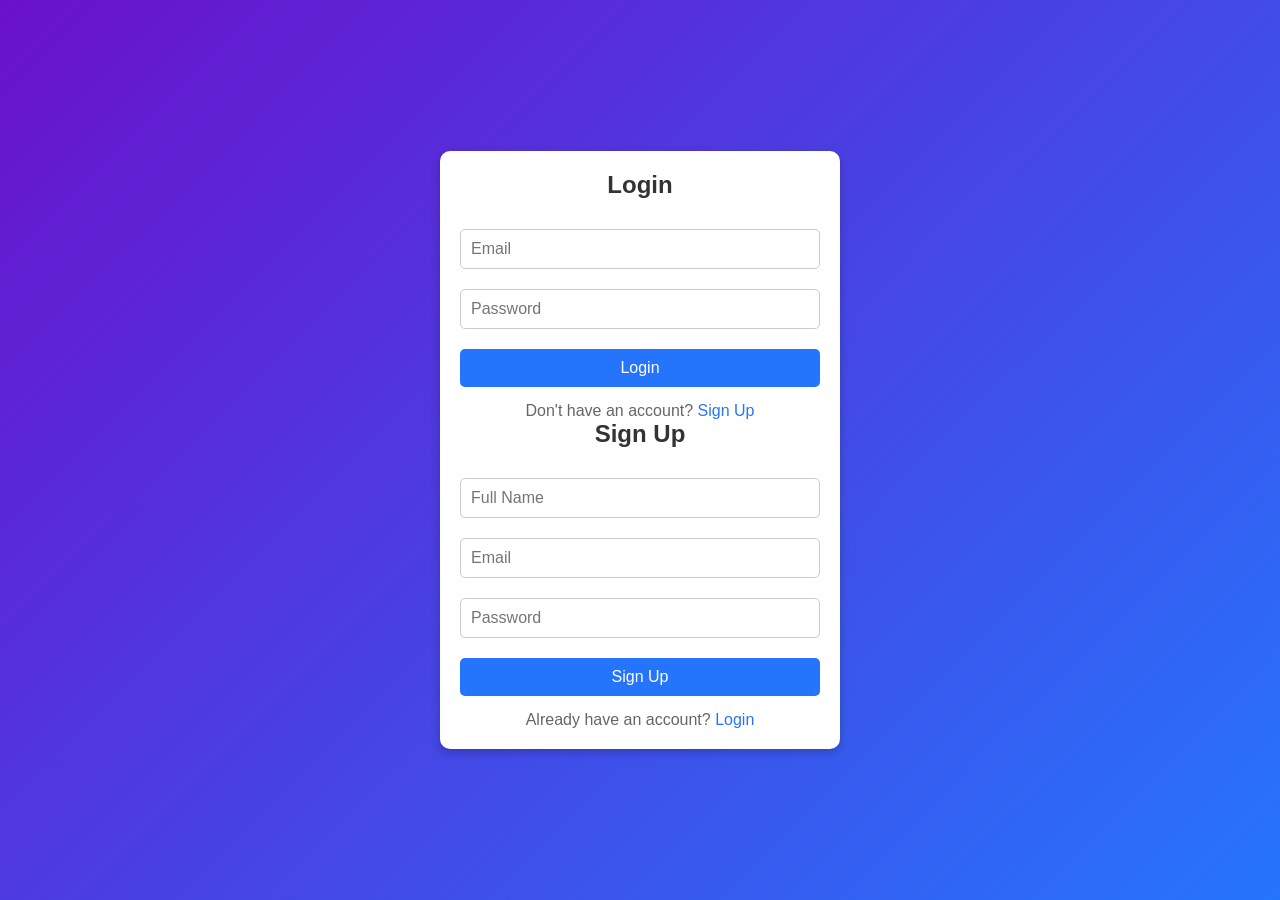
<file: index.html>
<!DOCTYPE html>
<html lang="en">
  <head>
    <meta charset="UTF-8" />
    <meta name="viewport" content="width=device-width, initial-scale=1.0" />
    <title>Login & Signup Page</title>
    <link rel="stylesheet" href="style.css" />
  </head>
  <body>
    <div class="container">
      <!-- Login Form -->
      <div class="form-container" id="login-form">
        <h2>Login</h2>
        <form>
          <input type="email" placeholder="Email" required />
          <input type="password" placeholder="Password" required />
          <button type="submit">Login</button>
        </form>
        <p>
          Don't have an account? <a href="#" onclick="toggleForm()">Sign Up</a>
        </p>
      </div>

      <!-- Signup Form -->
      <div class="form-container" id="signup-form">
        <h2>Sign Up</h2>
        <form>
          <input type="text" placeholder="Full Name" required />
          <input type="email" placeholder="Email" required />
          <input type="password" placeholder="Password" required />
          <button type="submit">Sign Up</button>
        </form>
        <p>
          Already have an account? <a href="#" onclick="toggleForm()">Login</a>
        </p>
      </div>
    </div>

    <script>
      function toggleForm() {
        const loginForm = document.getElementById("login-form");
        const signupForm = document.getElementById("signup-form");
        loginForm.classList.toggle("hidden");
        signupForm.classList.toggle("hidden");
      }
    </script>
  </body>
</html>
</file>
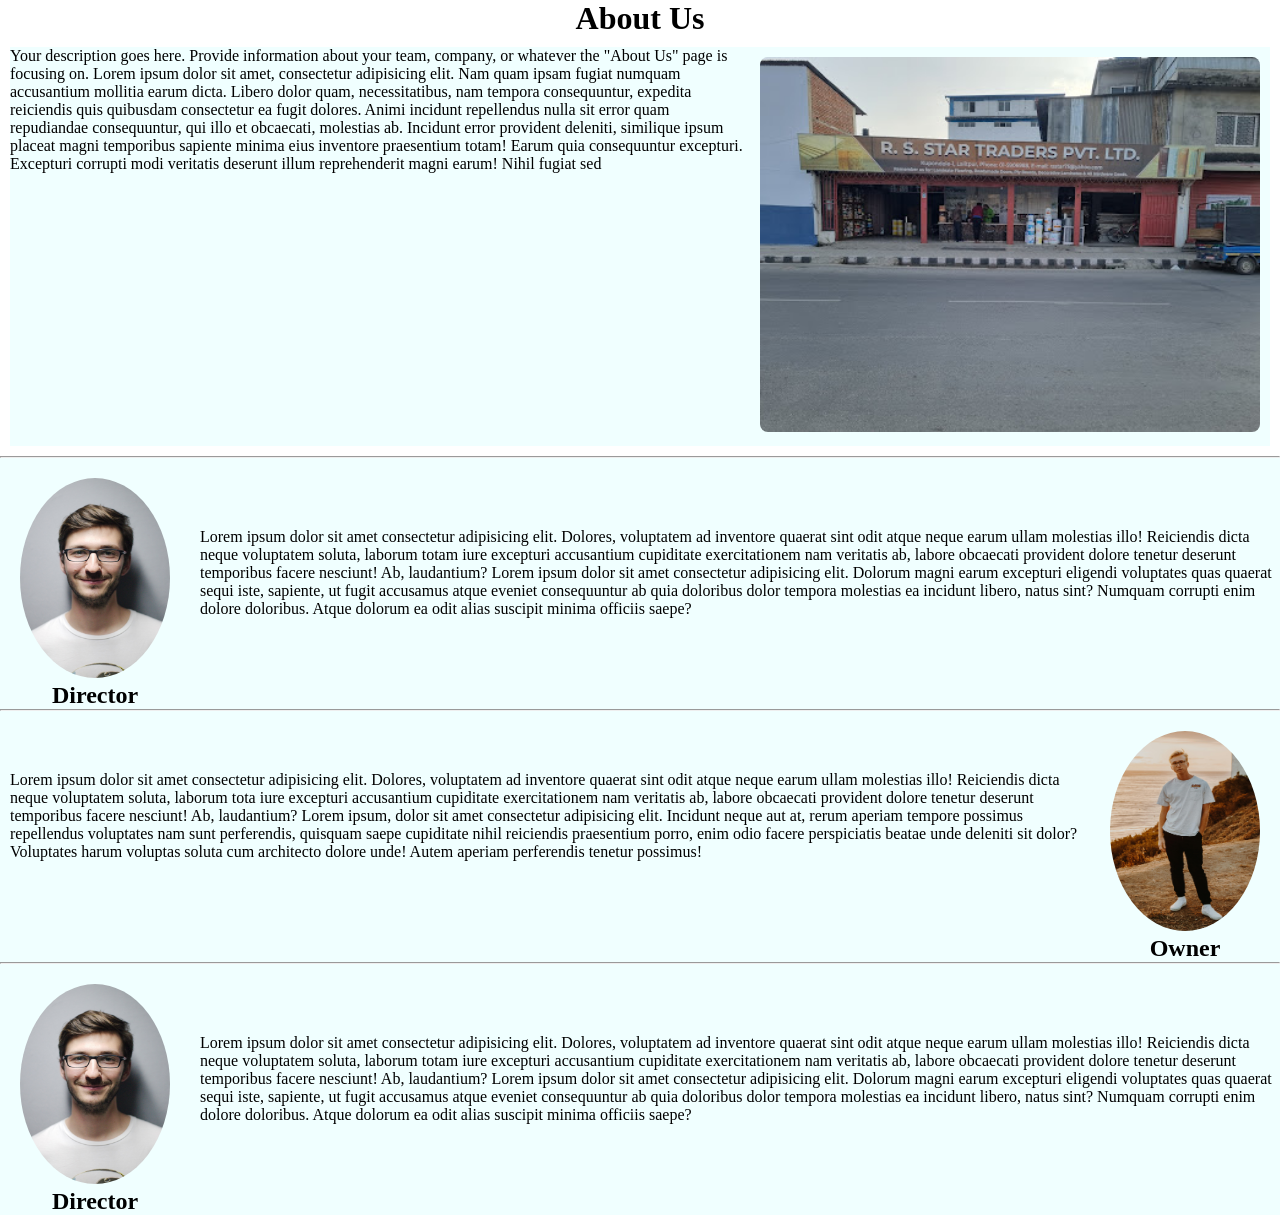
<file: ABOUT/about_us.html>
<!DOCTYPE html>
<html lang="en">

<head>
    <meta charset="UTF-8">
    <meta name="viewport" content="width=device-width, initial-scale=1.0">
    <title>About Us</title>
    <link rel="stylesheet" href="style.css">
</head>

<body>
    <h1 class="heading">
        About Us
    </h1>

    <div class="container">
        <div class="description_container">
            <span class="description_container">
                Your description goes here. Provide information about your team, company, or whatever the "About Us"
                page is focusing on.
                Lorem ipsum dolor sit amet, consectetur adipisicing elit. Nam quam ipsam fugiat numquam accusantium
                mollitia earum dicta. Libero dolor quam, necessitatibus, nam tempora consequuntur, expedita reiciendis
                quis quibusdam consectetur ea fugit dolores. Animi incidunt repellendus nulla sit error quam repudiandae
                consequuntur, qui illo et obcaecati, molestias ab. Incidunt error provident deleniti, similique ipsum
                placeat magni temporibus sapiente minima eius inventore praesentium totam! Earum quia consequuntur
                excepturi. Excepturi corrupti modi veritatis deserunt illum reprehenderit magni earum! Nihil fugiat
                sed
            </span>
        </div>
        <div class="image-container">
            <img src="RS Star Trader.jpg" alt="About Us Image">
        </div>
    </div>
    <hr>
    <div class="reviews">
        <div class=" image_reviews">
            <img class="image" src="pexels-pixabay-220453.jpg" alt="director">
            <h2>Director</h2>
        </div>
        <div class="director_reviews">
            <span>
                Lorem ipsum dolor sit amet consectetur adipisicing elit. Dolores, voluptatem ad inventore quaerat sint
                odit atque neque earum ullam molestias illo! Reiciendis dicta neque voluptatem soluta, laborum totam
                iure excepturi accusantium cupiditate exercitationem nam veritatis ab, labore obcaecati provident
                dolore tenetur deserunt temporibus facere nesciunt! Ab, laudantium? Lorem ipsum dolor sit amet
                consectetur adipisicing elit. Dolorum magni earum excepturi eligendi voluptates quas quaerat sequi iste,
                sapiente, ut fugit accusamus atque eveniet consequuntur ab quia doloribus dolor tempora molestias ea
                incidunt libero, natus sint? Numquam corrupti enim dolore doloribus. Atque dolorum ea odit alias
                suscipit minima officiis saepe?
            </span>
        </div>
    </div>
    <hr>

    <div class="reviews1">
        <div class="director_reviews1">
            <p>
                Lorem ipsum dolor sit amet consectetur adipisicing elit. Dolores, voluptatem ad inventore quaerat sint
                odit atque neque earum ullam molestias illo! Reiciendis dicta neque voluptatem soluta, laborum tota
                iure excepturi accusantium cupiditate exercitationem nam veritatis ab, labore obcaecati provident
                dolore tenetur deserunt temporibus facere nesciunt! Ab, laudantium? Lorem ipsum, dolor sit amet
                consectetur adipisicing elit. Incidunt neque aut at, rerum aperiam tempore possimus repellendus
                voluptates nam sunt perferendis, quisquam saepe cupiditate nihil reiciendis praesentium porro, enim odio
                facere perspiciatis beatae unde deleniti sit dolor? Voluptates harum voluptas soluta cum architecto
                dolore unde! Autem aperiam perferendis tenetur possimus!
            </p>
        </div>
        <div class=" image_reviews1">
            <img class="image1" src="pexels-juan-gomez-3002473.jpg" alt="director">
            <h2>Owner</h2>

        </div>

    </div>
    <hr>
    <div class="reviews">
        <div class=" image_reviews">
            <img class="image" src="pexels-pixabay-220453.jpg" alt="director">
            <h2>Director</h2>
        </div>
        <div class="director_reviews">
            <span>
                Lorem ipsum dolor sit amet consectetur adipisicing elit. Dolores, voluptatem ad inventore quaerat sint
                odit atque neque earum ullam molestias illo! Reiciendis dicta neque voluptatem soluta, laborum totam
                iure excepturi accusantium cupiditate exercitationem nam veritatis ab, labore obcaecati provident
                dolore tenetur deserunt temporibus facere nesciunt! Ab, laudantium? Lorem ipsum dolor sit amet
                consectetur adipisicing elit. Dolorum magni earum excepturi eligendi voluptates quas quaerat sequi iste,
                sapiente, ut fugit accusamus atque eveniet consequuntur ab quia doloribus dolor tempora molestias ea
                incidunt libero, natus sint? Numquam corrupti enim dolore doloribus. Atque dolorum ea odit alias
                suscipit minima officiis saepe?
            </span>
        </div>
    </div>





</body>

</html>
</file>
<file: style.css>
/* General Styles */
* {
    margin: 0;
    padding: 0;
    box-sizing: border-box;
    font-family: Arial, sans-serif;
}

body {
    background: linear-gradient(135deg, #6a11cb, #2575fc);
    display: flex;
    justify-content: center;
    align-items: center;
    height: 100vh;
    margin: 0;
}

.container {
    background: #fff;
    border-radius: 10px;
    box-shadow: 0 4px 10px rgba(0, 0, 0, 0.2);
    width: 90%;
    max-width: 400px;
    padding: 20px;
    text-align: center;
}

.form-container {
    display: flex;
    flex-direction: column;
    align-items: center;
}

.hidden {
    display: none;
}

h2 {
    margin-bottom: 20px;
    color: #333;
}

input {
    width: 100%;
    padding: 10px;
    margin: 10px 0;
    border: 1px solid #ccc;
    border-radius: 5px;
    font-size: 16px;
}

button {
    width: 100%;
    padding: 10px;
    background: #2575fc;
    color: #fff;
    border: none;
    border-radius: 5px;
    font-size: 16px;
    cursor: pointer;
    margin-top: 10px;
}

button:hover {
    background: #1a5bbf;
}

p {
    margin-top: 15px;
    color: #666;
}

a {
    color: #2575fc;
    text-decoration: none;
}

a:hover {
    text-decoration: underline;
}

/* Responsive Design */
@media (max-width: 480px) {
    .container {
        width: 100%;
        padding: 15px;
    }

    h2 {
        font-size: 24px;
    }

    input, button {
        font-size: 14px;
    }
}
</file>
<file: ABOUT/style.css>
* {
    margin: 0px;
    padding: 0px;
}

.heading {
    text-align: center;

}

.container {

    margin: 10px;
    display: flex;
    background-color: azure;

}


.image-container {
    width: 100%;
    margin: 10px;


}

.image-container img {
    width: 500px;
    height: auto;
    border-radius: 8px;

}

.description-container {
    margin-right: 40%;
    padding: 20px;
    text-align: justify;
}

.reviews {
    display: flex;
    margin: 0px;
    background-color: azure;
}

.image_reviews .image {
    margin-left: 20px;
    margin-top: 20px;
    height: 200px;
    width: 150px;
    border-radius: 50%;
    margin-right: 20px;

}

.reviews .director_reviews {
    margin-top: 70px;
    margin-left: 10px;
}


.reviews1 {
    background-color: azure;
    overflow: auto;
    display: flex;
}

.image_reviews1 .image1 {
    margin-left: 20px;
    margin-top: 20px;
    height: 200px;
    width: 150px;
    border-radius: 50%;
    margin-right: 20px;

}

.reviews1 .director_reviews1 {
    margin-top: 60px;
    margin-left: 10px;
}

.reviews1 .heading1 {
    text-align: center;

}

h2 {
    text-align: center;
    margin-top: 0px;
}



@media only screen and (max-width: 850px) {
    * {
        margin: 5px;
        box-sizing: border-box;
    }

    .container {
        display: flex;
        flex-direction: column;
        flex-direction: column-reverse;


    }

    .heading {
        text-align: center;
    }

    .image-container {


        margin: auto;

    }

    .image-container img {
        width: 100%;
        height: auto;
        border-radius: 8px;

    }

    .description-container {
        text-align: center;
        text-align: justify;

        margin-top: 5px;


    }

    .reviews {
        display: flex;
        flex-direction: column;


    }

    .reviews .image_reviews {
        margin-left: auto;
        margin-right: auto;

    }

    .reviews .director_reviews {
        margin: 0px;
    }

    .reviews1 {
        display: flex;
        flex-direction: column;
        flex-direction: column-reverse;

    }

    .reviews1 .director_reviews1 {
        margin: 0px;

    }

    .reviews1 .image_reviews1 {

        margin-left: auto;
        margin-right: auto;


    }

    /* .reviews1 .image_reviews1 .image1 {

        margin-left: auto;
        margin-right: auto;


    } */

}
</file>
